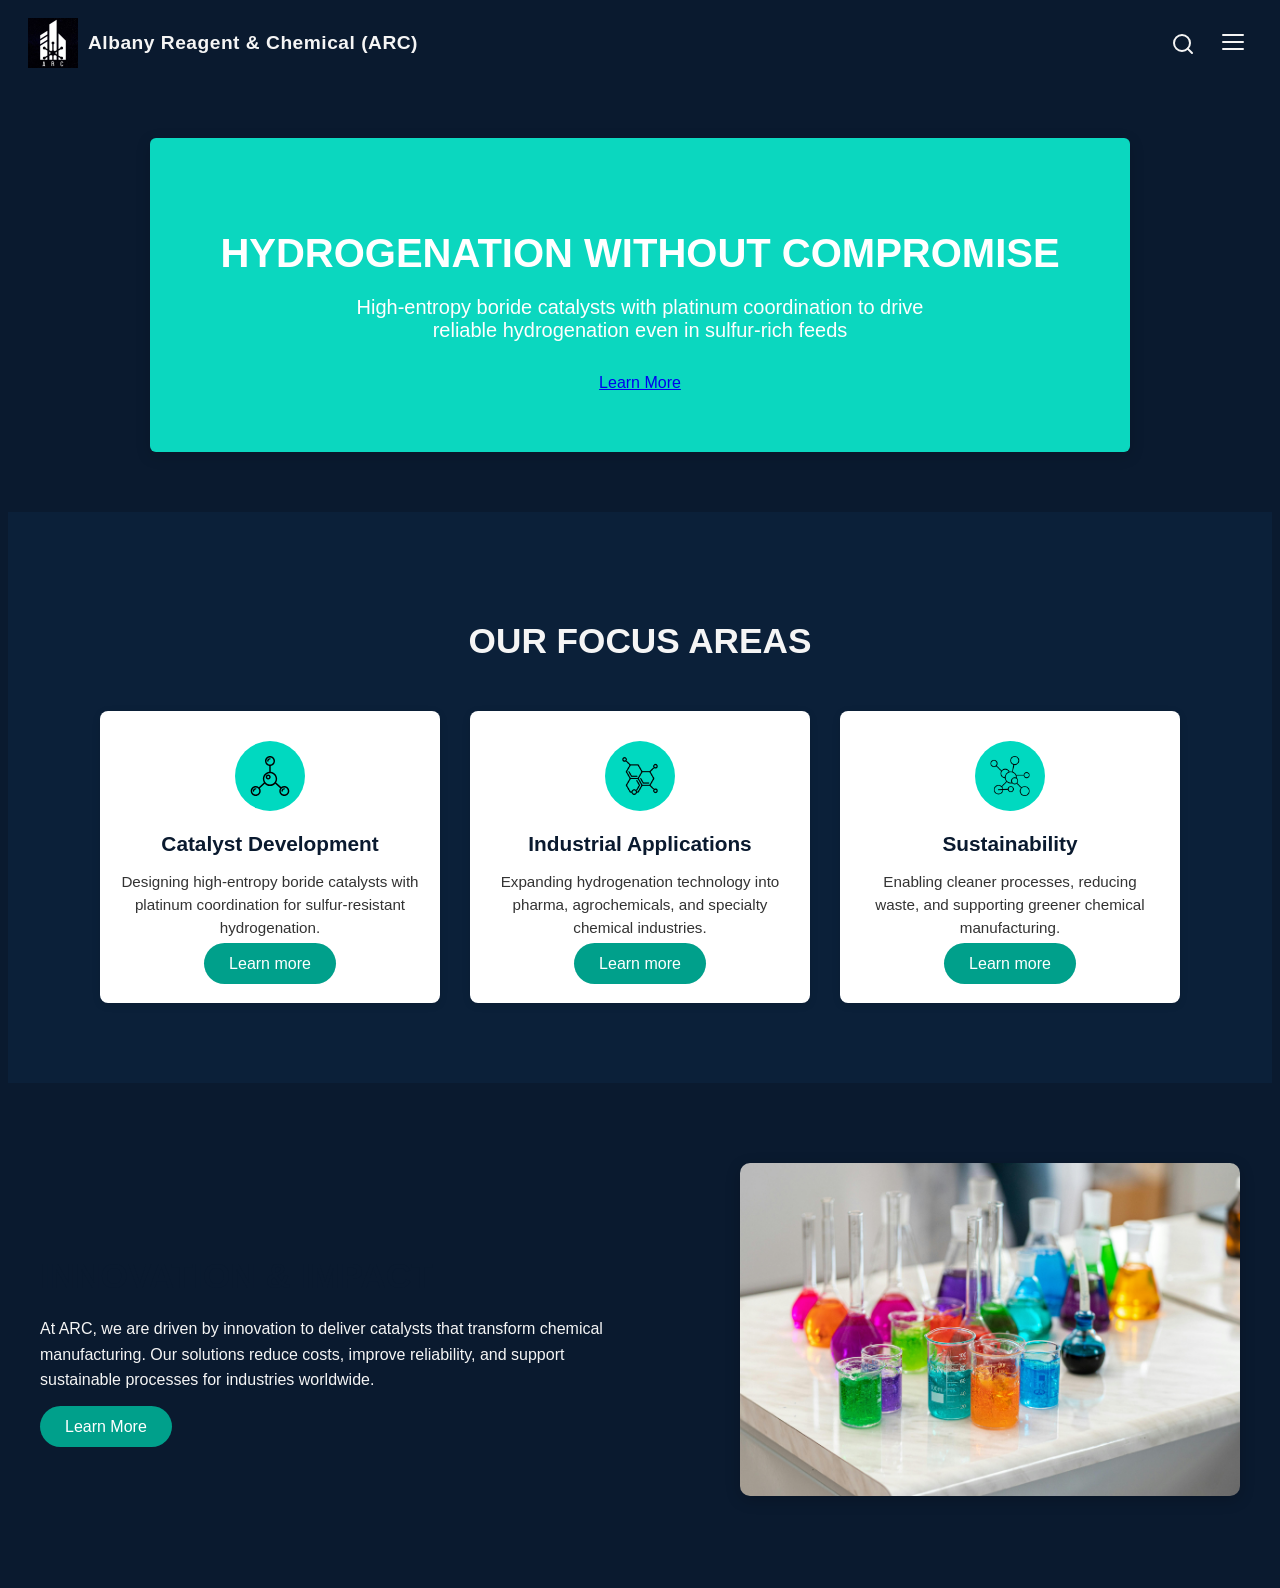
<file: index.html>
<!DOCTYPE html>
<html lang="en">
<head>
    <meta charset="UTF-8">
    <meta name="viewport" content="width=device-width, initial-scale=1.0">
    <title>HYDROGENATION CATALYST</title>
    <link rel="stylesheet" href="css/arc-styles.css">
</head>
<body>

    <!-- Scroll progress bar -->
    <div class="scroll-bar"></div>

    <header>
        <div class="header-container">
            <!-- Header section of the website -->
            <div class="brand">

                <!-- Company's Logo -->
                <img src="assets/images/arc_logo.jpg" 
                     alt="ARC Logo" 
                     class="logo">

                <!-- Company's Name -->
                <span class="company-name">Albany Reagent & Chemical (ARC)</span>
            </div>

            <div class="header-right">

                <!-- Search Button -->
                <button class="icon-btn" aria-label="Search">
                    <svg xmlns="http://www.w3.org/2000/svg" 
                        width="24" height="24" fill="none" 
                        stroke="currentColor" stroke-width="2" 
                        stroke-linecap="round" stroke-linejoin="round">
                        <circle cx="11" cy="11" r="8"></circle>
                        <line x1="21" y1="21" x2="16.65" y2="16.65"></line>
                    </svg>
                </button>

                <!-- Hamburger Menu Button -->
                <button id="openMenu" class="icon-btn nav-toggle" aria-label="Menu" aria-expanded="false">
                    <svg xmlns="http://www.w3.org/2000/svg" width="28" height="28" fill="none"
                        stroke="currentColor" stroke-width="2" stroke-linecap="round" stroke-linejoin="round">
                        <line x1="4" y1="7" x2="24" y2="7"></line>
                        <line x1="4" y1="14" x2="24" y2="14"></line>
                        <line x1="4" y1="21" x2="24" y2="21"></line>
                    </svg>
                </button>




                 



            </div>
        </div>
    </header>

                                                    <!-- =========================
                                                        ARC Vertical Hamburger Menu (UPDATED)
                                                        ========================= -->
                                                    <nav id="arc-hamburger-menu" class="hamburger-menu">
                                                        
                                                        <!-- Close button (X) -->
                                                        <span class="close-btn" id="closeMenu">&times;</span>

                                                        <!-- Menu items with vertical timeline style -->
                                                        <!-- NOTE: we add <span class="dot"></span> for left-side dots -->
                                                        <ul>
                                                            <li><span class="dot"></span><a href="home.html">Home</a></li>
                                                            <li><span class="dot"></span><a href="about.html">About Us</a></li>
                                                            <li><span class="dot"></span><a href="technology.html">Technology</a></li>
                                                            <!--<li><span class="dot"></span><a href="#applications">Applications</a></li>
                                                            <li><span class="dot"></span><a href="#sustainability">Sustainability</a></li>-->
                                                            <li><span class="dot"></span><a href="careers.html">Careers</a></li>
                                                            <li><span class="dot"></span><a href="contact.html">Contact</a></li>
                                                        </ul>
                                                    </nav>

    <!-- ---------------------------------------------------
        Background floating equations
        --------------------------------------------------->
    <div class="molecules"></div>     

    <main>
        <!---------------------------------------
            Banner Section
        --------------------------------------->
        <section class="arc-banner">
            <div class="arc-banner-box">
                <div class="arc-content">
                    <h1>HYDROGENATION WITHOUT COMPROMISE</h1>
                    <p>High-entropy boride catalysts with platinum coordination to drive reliable hydrogenation even in sulfur-rich feeds</p>
                    <a href="#technology" class="btn primary">Learn More</a>
                </div>
            </div>
        </section>  

        <!----------------------------------------------
            OUR FOCUS AREAS
        ----------------------------------------------->
        <section class="arc-segments">
            <h2 class="section-title">OUR FOCUS AREAS</h2>
            <div class="segments-container">

                <!-- Segment 1 -->
                <div class="segment-card">
                    <div class="segment-icon">
                        <img src="assets/images/chemical_image1.svg" alt="Catalysis">
                    </div>
                    <h3>Catalyst Development</h3>
                    <p>Designing high-entropy boride catalysts with platinum coordination for sulfur-resistant hydrogenation.</p>
                    <a href="#catalyst" class="learn-more">Learn more</a>
                </div>

                <!-- Segment 2 -->
                <div class="segment-card">
                    <div class="segment-icon">
                        <img src="assets/images/chemical_image2.png" alt="Applications">
                    </div>
                    <h3>Industrial Applications</h3>
                    <p>Expanding hydrogenation technology into pharma, agrochemicals, and specialty chemical industries.</p>
                    <a href="#applications" class="learn-more">Learn more</a>
                </div>

                <!-- Segment 3 -->
                <div class="segment-card">
                    <div class="segment-icon">
                        <img src="assets/images/chemical_image3.png" alt="Sustainability">
                    </div>
                    <h3>Sustainability</h3>
                    <p>Enabling cleaner processes, reducing waste, and supporting greener chemical manufacturing.</p>
                    <a href="#sustainability" class="learn-more">Learn more</a>
                </div>
            </div>
        </section>

        <!-- =========================
            Innovation & Impact Section
        ========================== -->
        <section class="arc-impact">
            <div class="impact-container">
                <!-- Left Content -->
                <div class="impact-text">
                    <h2>INNOVATION & IMPACT</h2>
                    <p>
                        At ARC, we are driven by innovation to deliver catalysts that transform
                        chemical manufacturing. Our solutions reduce costs, improve reliability,
                        and support sustainable processes for industries worldwide.
                    </p>
                    <a href="#about" class="btn primary">Learn More</a>
                </div>

                <!-- Right Image -->
                <div class="impact-image">
                    <img src="assets/images/chemical_image9.jpg" alt="ARC Innovation">
                </div>
            </div>
        </section>
    </main>        

    <script src="js/arc-main.js"></script>
</body>
</html>
</file>
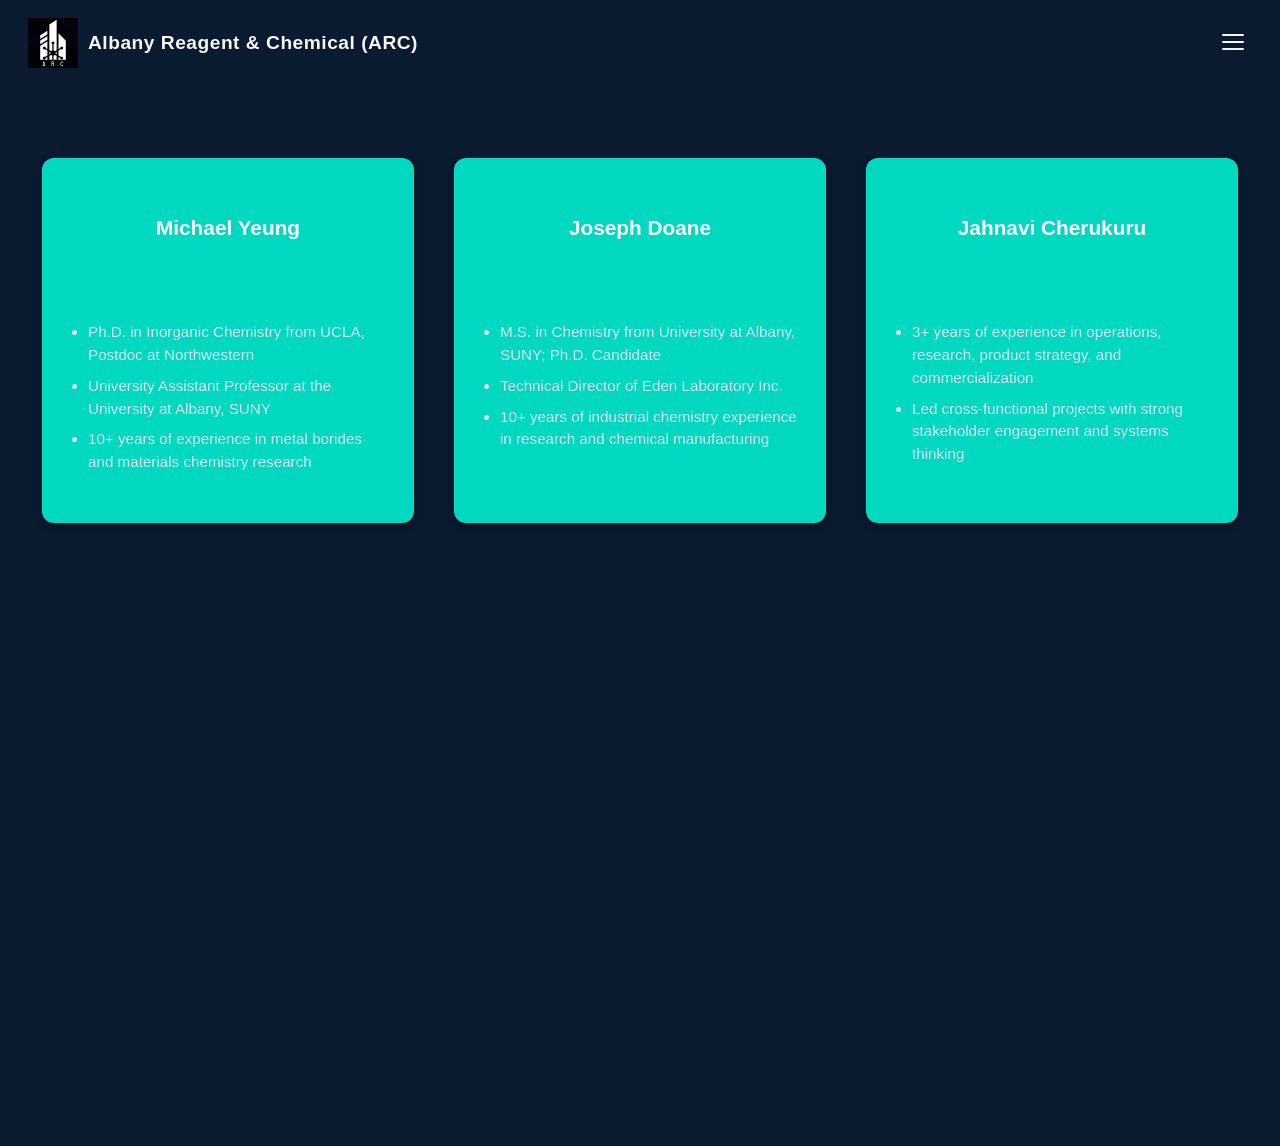
<file: contact.html>
<!DOCTYPE html>
<html lang="en">
<head>
  <meta charset="UTF-8">
  <meta name="viewport" content="width=device-width, initial-scale=1.0">
  <title>Contact | Albany Reagent & Chemical (ARC)</title>
  
  <!-- Base ARC styles -->
  <link rel="stylesheet" href="css/arc-styles.css">
  
  <!-- New contact page-specific styles -->
  <link rel="stylesheet" href="css/contact.css">
</head>
<body>

  <!-- Scroll progress bar -->
  <div class="scroll-bar"></div>

  <!-- Header -->
  <header>
    <div class="header-container">
      <div class="brand">
        <img src="assets/images/arc_logo.jpg" alt="ARC Logo" class="logo">
        <span class="company-name">Albany Reagent & Chemical (ARC)</span>
      </div>

      <div class="header-right">
       <!-- <button class="icon-btn" aria-label="Search">🔍</button>-->
        <button id="openMenu" class="icon-btn nav-toggle" aria-label="Menu">
          <svg xmlns="http://www.w3.org/2000/svg" width="28" height="28" fill="none"
               stroke="currentColor" stroke-width="2" stroke-linecap="round" stroke-linejoin="round">
            <line x1="4" y1="7" x2="24" y2="7"></line>
            <line x1="4" y1="14" x2="24" y2="14"></line>
            <line x1="4" y1="21" x2="24" y2="21"></line>
          </svg>
        </button>
      </div>
    </div>
  </header>

  <!-- Hamburger Menu -->
  <nav id="arc-hamburger-menu" class="hamburger-menu">
    <span class="close-btn" id="closeMenu">&times;</span>
    <ul>
      <li><span class="dot"></span><a href="index.html">Home</a></li>
      <li><span class="dot"></span><a href="index.html#about">About Us</a></li>
      <li><span class="dot"></span><a href="index.html#technology">Technology</a></li>
      <li><span class="dot"></span><a href="index.html#careers">Careers</a></li>
      <li><span class="dot"></span><a href="contact.html">Contact</a></li>
    </ul>
  </nav>

  <!-- Floating molecules background -->
  <div class="molecules"></div>

  <!-- =========================
       CONTACT PAGE CONTENT
       ========================= -->
  <main class="contact-page">
    <section class="team-section">
      <!--<h1>Our Team</h1>-->
      <div class="team-container">

        <!-- Team Member 1 -->
        <div class="team-card">
          <!--<img src="assets/images/michael.jpg" alt="Michael Yeung">-->
          <h2>Michael Yeung</h2>
          <h4>Founder<br>Silent Partner & Technical Advisor</h4>
          <ul>
            <li>Ph.D. in Inorganic Chemistry from UCLA, Postdoc at Northwestern</li>
            <li>University Assistant Professor at the University at Albany, SUNY</li>
            <li>10+ years of experience in metal borides and materials chemistry research</li>
          </ul>
        </div>

        <!-- Team Member 2 -->
        <div class="team-card">
          <!--<img src="assets/images/joseph.jpg" alt="Joseph Doane">-->
          <h2>Joseph Doane</h2>
          <h4>Founder<br>CTO</h4>
          <ul>
            <li>M.S. in Chemistry from University at Albany, SUNY; Ph.D. Candidate</li>
            <li>Technical Director of Eden Laboratory Inc.</li>
            <li>10+ years of industrial chemistry experience in research and chemical manufacturing</li>
          </ul>
        </div>

        <!-- Team Member 3 -->
        <div class="team-card">
         <!---- <img src="assets/images/jahnavi.jpg" alt="Jahnavi Cherukuru">-->
          <h2>Jahnavi Cherukuru</h2>
          <h4>Founder<br>CEO</h4>
          <ul>
            <li>3+ years of experience in operations, research, product strategy, and commercialization</li>
            <li>Led cross-functional projects with strong stakeholder engagement and systems thinking</li>
          </ul>
        </div>

      </div>
    </section>
  </main>

  <script src="js/arc-main.js"></script>
</body>
</html>
</file>
<file: css/arc-styles.css>
body {
    font-family: Arial, sans-serif;
    color: whitesmoke;
    background-color: #0a1a2f;
}

   /*Scroll Bar*/
.scroll-bar {
  position: fixed;
  left: 10px;          /* distance from left edge */
  top: 0;
  width: 6px;          /* thickness of bar */
  height: 0;           /* will grow with scroll */
  background-color: #00d9c0; /* ARC cyan */
  border-radius: 3px;
  z-index: 1000;
}

/* Header section */
header {
  background-color: #0a1a2f;  /* Dark blue background */
  /*My notes you can add diferrent color for more understanding*/
  padding: 10px 20px;        /* Some spacing inside the header */
}

/* Flex container: space between left + right */
.header-container {
  display: flex;
  /*background: yellowgreen; *//*Just for understanding*/
  justify-content: space-between; /* Logo on left, icons on right */
  align-items: center;            /* Vertical alignment */
}

/* Brand container (logo + name) */
.brand {
  display: flex;              /* Puts logo and name side by side */
  align-items: center;        /* Vertically aligns logo + text */
}

/* Logo image */
.logo {
  height: 50px;               /* Resize logo height (adjust as needed) */
  margin-right: 10px;         /* Space between logo and company name */
}

/* Company name text */
.company-name {
  color: whitesmoke;             /* White text for contrast */
  font-size: 1.2rem;          /* Adjust size */
  font-weight: bold;          /* Make it stand out */
  letter-spacing: 0.5px;      /* Slight spacing between letters */
}

/* Buttons for icons (search, menu later) */
.icon-btn {
  background: none;        /* no background box */
  border: none;            /* remove default button border */
  cursor: pointer;         /* hand cursor on hover */
  color: whitesmoke;          /* icon color (white) */
  padding: 5px;
  transition: transform 0.2s, color 0.2s;
}

.icon-btn:hover {
  transform: scale(1.1);   /* slight zoom effect */
  color: #3aa9ff;          /* light blue on hover */
}

/* Hamburger uses same style as .icon-btn */
.nav-toggle {
  margin-left: 10px; /* space between search and menu */
}

                          /* ========================= ARC Right-side Hamburger Menu ========================= */

                            .hamburger-menu {
                              position: fixed;
                              top: 0;
                              right: -260px; /* hide off-screen on the right */
                              width: 240px;
                              height: 100%;
                              background-color:   #00d9c0;  /* #00a08b; /* ARC teal */
                              border-radius: 15px 0 0 15px;
                              transition: 0.4s ease;
                              z-index: 1000;
                              padding-top: 50px;
                              overflow-y: auto; /* allow scrolling if content overflows */
                            }

                            /***Close Button (X) ****/
                            .hamburger-menu .close-btn {
                              position: absolute;
                              top: 15px;
                              left: 20px; 
                              font-size: 30px;
                              color: #fff;
                              cursor: pointer;
                              transition: transform 0.3s;
                            }

                            .hamburger-menu .close-btn:hover {
                              transform: rotate(90deg); /* rotate effect on hover */
                            }

                            /* Menu List */
                            .hamburger-menu ul {
                              list-style: none;
                              margin: 0;
                              padding: 0 20px;
                              position: relative;
                            }

                            /* Vertical Line for Timeline Style - moved to LEFT */
                            /*.hamburger-menu ul::before {
                              content: "";
                              position: absolute;
                              left: 10px;   /* line is now on the LEFT */
                              /*top: 0;
                              bottom: 0;
                              width: 2px;
                              background: rgba(255, 255, 255, 0.6);
                            }*/

                            /* Menu Items */
                            .hamburger-menu ul li {
                              margin: 25px 0;
                              position: relative;
                              padding-left: 30px; /* space for dots on left */
                              text-align: left;   /* align text to left now */
                            }

                            /* White Dots on the line - shifted to LEFT */
                            .hamburger-menu ul li::before {
                              content: "•";
                              position: absolute;
                              left: 2px;  /* place dot near the line */
                              color: #fff;
                              font-size: 22px;
                              line-height: 1;
                              transition: transform 0.3s, color 0.3s;
                            }

                            /* Menu Links */
                            .hamburger-menu ul li a {
                              text-decoration: none;
                              font-size: 18px;
                              color: #f5f5f5; /* soft white-gray instead of pure white */
                              transition: color 0.3s, transform 0.3s;
                              display: inline-block;
                            }

                            /* Hover Effects - "dancing" effect */
                            .hamburger-menu ul li a:hover {
                              color: #8cff00; /* gold highlight */
                              transform: translateX(5px) scale(1.05); /* slight bounce right */
                            }

                            .hamburger-menu ul li:hover::before {
                              color: #8cff00;/* dot changes to gold */
                              transform: scale(1.4); /* dot grows on hover */
                            }

                            /* Active/Focused Item (optional if you want click tracking) */
                            .hamburger-menu ul li.active a {
                              color: #00d9c0; /* cyan highlight for active page */
                            }
                            .hamburger-menu ul li.active::before {
                              color: #00d9c0;
                              transform: scale(1.5);
                            }





    






/**************************************ARC Intro / Banner Section **********************************************/
.arc-banner {
  display: flex;
  justify-content: center;   
  align-items: center;       
  padding: 60px 20px;        
  background-color: transparent; 
}

.arc-banner-box {
  background-color: rgb(11, 215, 191); 
  color: #ffffff;
  padding: 60px 40px;
  max-width: 900px;          
  width: 100%;
  text-align: center;
  border-radius: 6px;        
  box-shadow: 0 4px 15px rgba(0,0,0,0.15); 
}

.arc-banner .arc-content h1 {
  font-size: 2.5rem;
  margin-bottom: 1rem;
}

.arc-banner .arc-content p {
  font-size: 1.25rem;
  margin-bottom: 2rem;
  max-width: 600px;
  margin-inline: auto; 
}

/********************************************Animation Effects*********************************************************/
.molecules {
  position: fixed;
  top: 0;
  left: 0;
  width: 100%;
  height: 100%;
  z-index: 0;               
  pointer-events: none;     
  overflow: hidden;
}

.molecules img {
  position: absolute;
  opacity: 0.35;            
  animation: floatMolecule 20s linear forwards;
  filter:brightness(4) invert(1); 
}

@keyframes floatMolecule {
  0% {
    transform: translateY(100vh) scale(0.8);
    opacity: 0;
  }
  20% {
    opacity: 0.15;
  }
  80% {
    opacity: 0.15;
  }
  100% {
    transform: translateY(-20vh) scale(1.2);
    opacity: 0;
  }
}

/**************************************************************************Section Title for three different segments*****************************************************************/
.arc-segments {
  padding: 80px 20px;
  text-align: center;
  background: #0b2039;
}

.arc-segments .section-title {
  font-size: 2.2rem;
  margin-bottom: 50px;
  color: whitesmoke; 
}

/* Flex container for cards */
.segments-container {
  display: flex;
  justify-content: center;
  gap: 30px;
  flex-wrap: wrap; 
}

/* Each card */
.segment-card {
  background: #ffffff;
  padding: 30px 20px;
  width: 300px;
  border-radius: 8px;
  text-align: center;
  transition: all 0.3s ease;
  box-shadow: 0 2px 8px rgba(0,0,0,0.1);
  cursor: pointer;
}

/* Icon inside a colored circle */
.segment-icon {
  background: #00d9c0; 
  width: 70px;
  height: 70px;
  margin: 0 auto 20px;
  border-radius: 50%;
  display: flex;
  align-items: center;
  justify-content: center;
}

.segment-icon img {
  width: 40px;
  height: 40px;
}

/* Card hover effect */
.segment-card:hover {
  background: #e6fdf9; 
  transform: translateY(-8px);
  box-shadow: 0 8px 20px rgba(0,0,0,0.2);
}

/* Learn more link */
.segment-card .learn-more {
  background: #00a08b;
  color: #fff;
  padding: 12px 25px;
  border-radius: 30px;
  text-decoration: none;
  transition: background 0.3s;
}

.segment-card .learn-more:hover {
  background: #00796b;
}

/* Headings inside cards */
.segment-card h3 {
  color: #0a1a2f;   
  font-size: 1.3rem;
  margin-bottom: 10px;
  font-weight: bold;
}

/* Paragraphs inside cards */
.segment-card p {
  color: #333333;   
  font-size: 0.95rem;
  line-height: 1.5;
  margin-bottom: 15px;
}

.segment-card:hover h3 {
  color: #00796b;  
}

.segment-card:hover p {
  color: #222222;  
}

/* ARC Impact Section */
.arc-impact {
  background: #0a1a2f;
  padding: 80px 20px;
}

.impact-container {
  display: flex;
  align-items: center;
  justify-content: space-between;
  max-width: 1200px;
  margin: 0 auto;
  gap: 40px;
}

/* Left text */
.impact-text {
  flex: 1;
  text-align: left;
}

.impact-text h2 {
  font-size: 2.2rem;
  color: #0a1a2f; 
  margin-bottom: 20px;
}

.impact-text p {
  font-size: 1rem;
  color: whitesmoke;
  margin-bottom: 25px;
  line-height: 1.6;
}

.impact-text .btn.primary {
  background: #00a08b;
  color: #fff;
  padding: 12px 25px;
  border-radius: 30px;
  text-decoration: none;
  transition: background 0.3s;
}

.impact-text .btn.primary:hover {
  background: #00796b;
}

/* Right image */
.impact-image {
  flex: 1;
  text-align: right;
}

.impact-image img {
  width: 100%;
  max-width: 500px;
  border-radius: 10px;
  box-shadow: 0 4px 15px rgba(0,0,0,0.2);
}

/* Responsive */
@media (max-width: 768px) {
  .impact-container {
    flex-direction: column;
    text-align: center;
  }
  .impact-image {
    text-align: center;
  }
}
</file>
<file: css/contact.css>
/********************************************
 * CONTACT PAGE - ARC CONSISTENT STYLE
 ********************************************/

.contact-page {
  min-height: 100vh;
  background: #0a1a2f; /* ARC dark navy */
  color: whitesmoke;
  padding: 80px 20px;
  text-align: center;
}

/* Section Heading */
.team-section h1 {
  font-size: 2.4rem;
  color: whitesmoke;
  margin-bottom: 60px;
  letter-spacing: 1px;
  position: relative;
  display: inline-block;
}

.team-section h1::after {
  content: "";
  display: block;
  height: 3px;
  width: 80px;
  margin: 10px auto 0;
  background-color: #00d9c0; /* ARC cyan underline */
  border-radius: 5px;
}

/* Team Container */
.team-container {
  display: flex;
  justify-content: center;
  flex-wrap: wrap;
  gap: 40px;
  max-width: 1200px;
  margin: 0 auto;
}

/* Team Card */
.team-card {
  background: #00d9c0; /* #0b2039;*/ /* Slightly lighter navy for contrast */
  border-radius: 12px;
  padding: 40px 25px;
  width: 320px;
  text-align: center;
  transition: transform 0.3s ease, box-shadow 0.3s ease;
  box-shadow: 0 3px 8px rgba(0, 0, 0, 0.25);
  border: 1px solid rgba(255, 255, 255, 0.05);
}

.team-card:hover {
  transform: translateY(-10px);
  box-shadow: 0 10px 25px rgba(0, 217, 192, 0.3); /* teal glow */
}

/* Team Member Image */
.team-card img {
  width: 120px;
  height: 120px;
  border-radius: 50%;
  object-fit: cover;
  margin-bottom: 20px;
  border: 3px solid #00d9c0; /* teal border */
  transition: transform 0.4s ease;
}

.team-card:hover img {
  transform: scale(1.1);
}

/* Member Name */
.team-card h2 {
  color: #ffffff;
  font-size: 1.3rem;
  font-weight: bold;
  margin-bottom: 8px;
}

/* Member Title */
.team-card h4 {
  color: #00d9c0; /* teal highlight */
  font-size: 1rem;
  font-weight: normal;
  margin-bottom: 15px;
  line-height: 1.4;
}

/* Details (bio list) */
.team-card ul {
  list-style-type: disc;
  padding-left: 20px;
  text-align: left;
  margin: 0;
}

.team-card ul li {
  font-size: 0.95rem;
  color: #d9eaf0;
  line-height: 1.5;
  margin-bottom: 8px;
}

/* Add subtle fade-in animation */
@keyframes fadeIn {
  from { opacity: 0; transform: translateY(30px); }
  to { opacity: 1; transform: translateY(0); }
}

.team-card {
  animation: fadeIn 0.8s ease forwards;
}

/* Responsive Design */
@media (max-width: 900px) {
  .team-container {
    flex-direction: column;
    align-items: center;
  }

  .team-card {
    width: 90%;
  }
}

/*******************************************************************************/

.team-card:nth-child(1) { animation-delay: 0.1s; }
.team-card:nth-child(2) { animation-delay: 0.3s; }
.team-card:nth-child(3) { animation-delay: 0.5s; }
</file>
